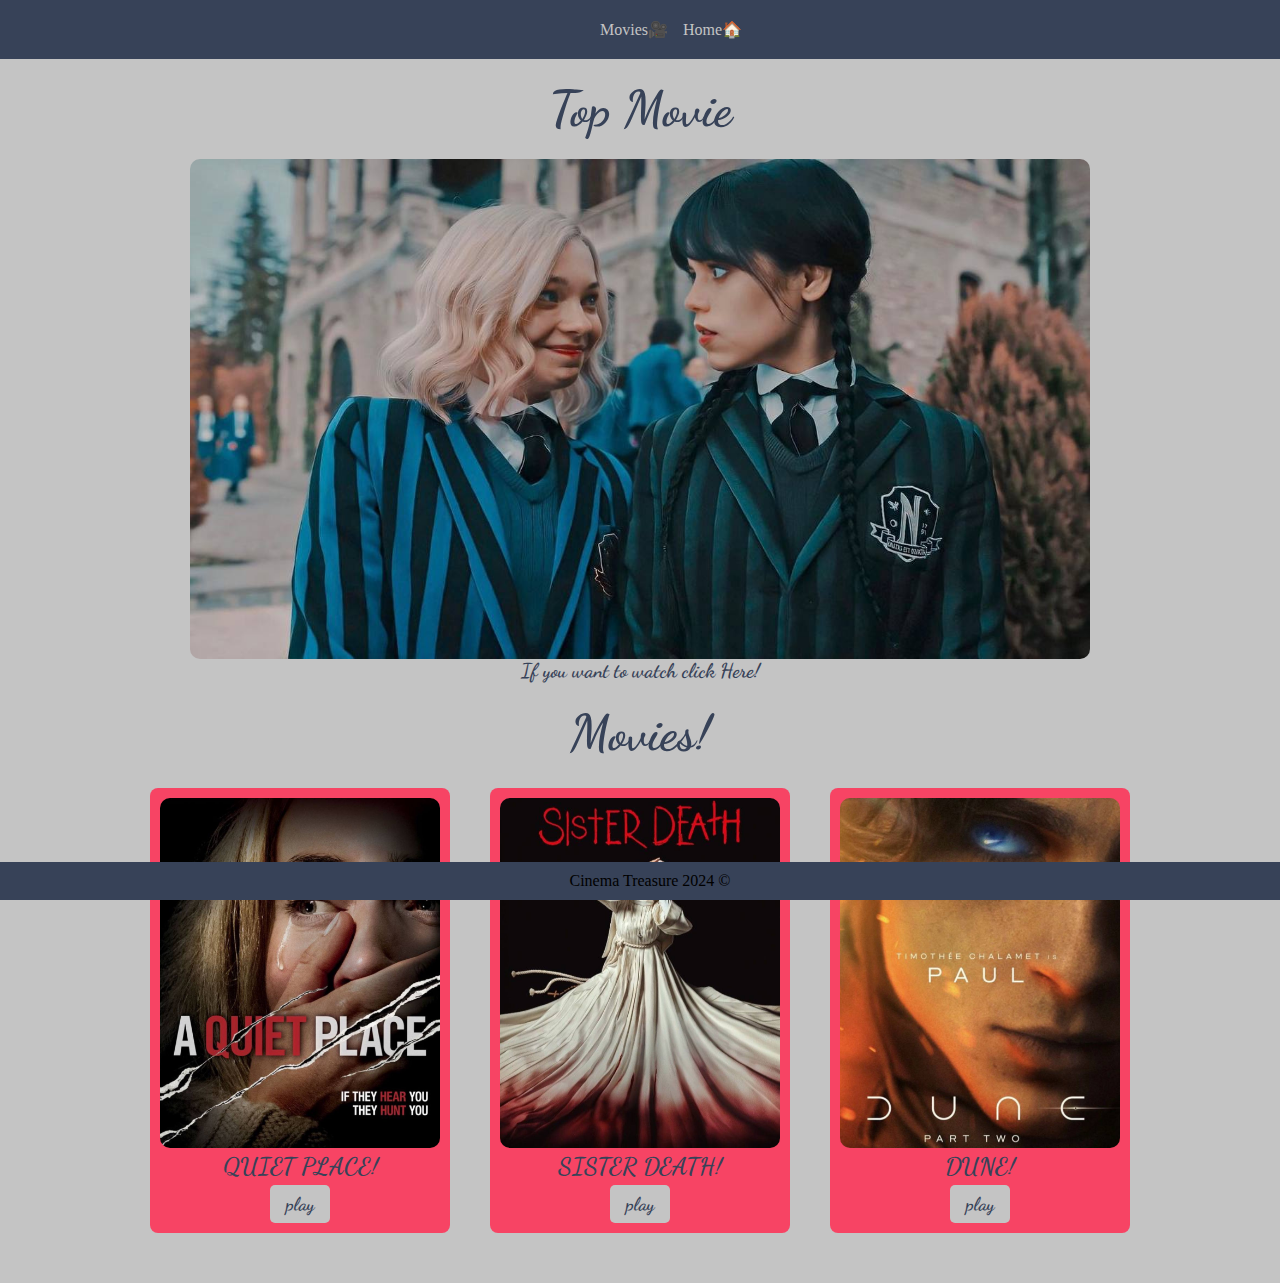
<file: index.html>
<html lang="en">
<head>
    <meta charset="UTF-8">
    <meta http-equiv="X-UA-Compatible" content="IE=edge">
    <meta name="viewport" content="width=device-width, initial-scale=1.0">
    <title>Cinema Treasure</title>
    <link rel="stylesheet icon" href="img/icon.jpg">
    <link rel="stylesheet" href="index.css">
    <link rel="stylesheet" href="https://cdnjs.cloudflare.com/ajax/libs/font-awesome/5.15.4/css/all.min.css">
    <link rel="preconnect" href="https://fonts.gstatic.com" crossorigin>
    <link href="https://fonts.googleapis.com/css2?family=Dancing+Script:wght@400..700&family=Ojuju:wght@680&family=Whisper&display=swap" rel="stylesheet">
</head>
<body>
    <div class="menu">
        <div> <a class="movie-home" href="movies.html">Movies🎥</a></div>
        <div> <a class="movie-home" href="index.html">Home🏠</a></div>
    </div>
    <h1 class="top-movie">Top Movie</h1>
    <img class="img-wed" src="img/wds.jpg" alt="wednesday_movie">
    <h3 class="wed-watch"><a href="movie-detail.html" > <strong>If you want to watch click Here!</strong></a></h3>
    <h1 class="top-movie">Movies!</h1>
    <div class="movie-list">
        <div class="movies">
            <div class="card">
                <img src="img/place.jpg" alt="sister Death">
                <h2>QUIET PLACE!</h2>
                <a href="https://youtu.be/WR7cc5t7tv8?si=PSjQsravHpcUpJEY"><h3>play</h3>
                <div class="play-btn">
                <i class="fa fa-play"></i>
                </div></a>
            </div>
        </div>
        <div class="movies">
            <div class="card">
                <img src="img/sister.jpg" alt="sister Death">
                <h2>SISTER DEATH!</h2>
                <a href="https://youtu.be/Ze6plKbzkY0?si=bIHbVlyDBqOL6guu"><h3>play</h3>
                <div class="play-btn">
                <i class="fa fa-play"></i>
                </div></a>
            </div>
        </div>
        <div class="movies">
            <div class="card">
                <img src="img/dun.jpg" alt="sister Death">
                <h2>DUNE!</h2>
                <a href="https://youtu.be/_YUzQa_1RCE?si=LTRyrt_5GIIgkIkh"><h3>play</h3>
                <div class="play-btn">
                <i class="fa fa-play"></i>
                </div></a>
            </div>
        </div>
    </div>
    <div class="footer">
        <footer>Cinema Treasure 2024 © </footer>
    </div>
</body>
</html>
</file>
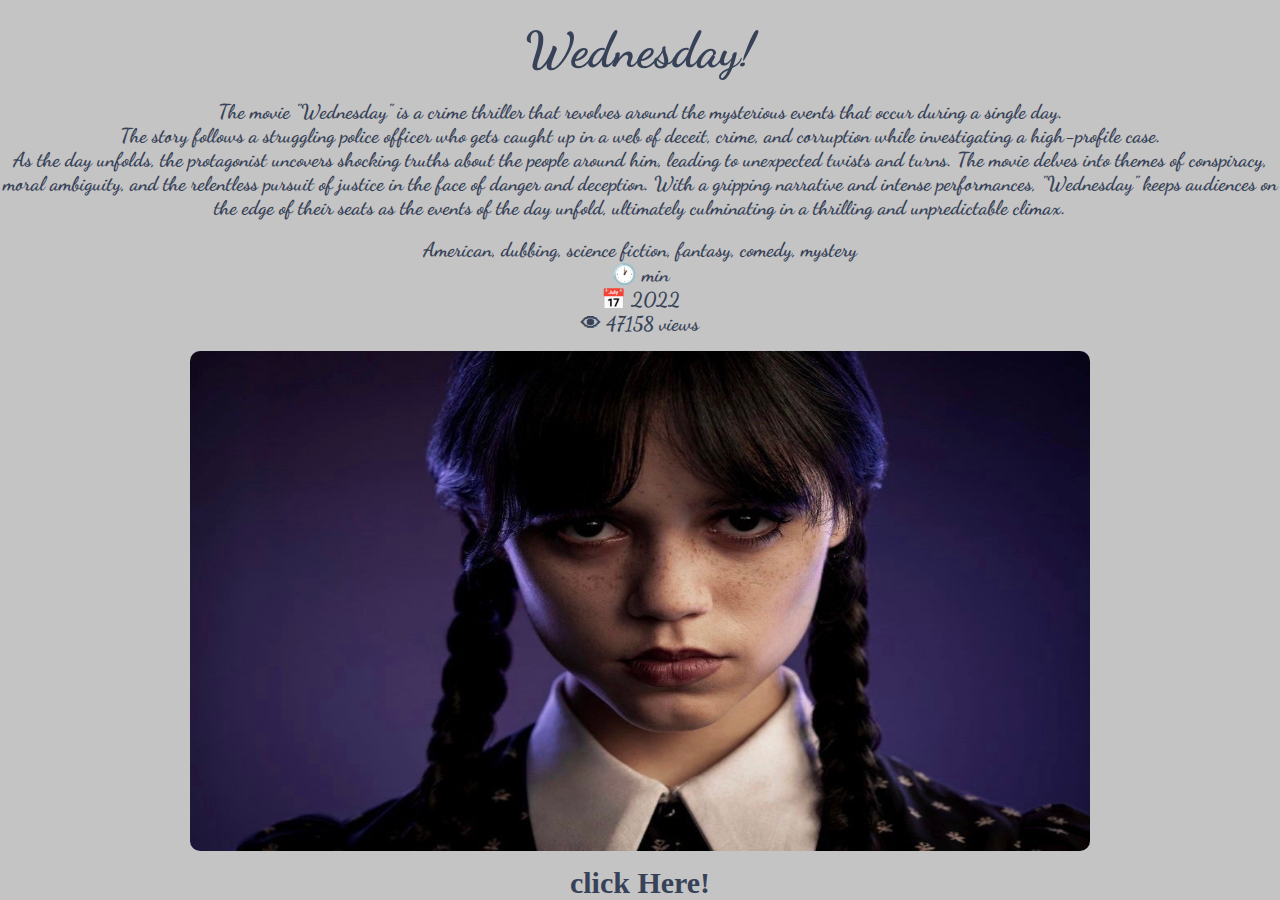
<file: movie-detail.html>
<html lang="en">
<head>
    <meta charset="UTF-8">
    <meta http-equiv="X-UA-Compatible" content="IE=edge">
    <meta name="viewport" content="width=device-width, initial-scale=1.0">
    <link rel="stylesheet" href="index.css">
    <title>movie detail</title>
    <link rel="stylesheet" href="https://cdnjs.cloudflare.com/ajax/libs/font-awesome/5.15.4/css/all.min.css">
    <link rel="preconnect" href="https://fonts.gstatic.com" crossorigin>
    <link href="https://fonts.googleapis.com/css2?family=Dancing+Script:wght@400..700&family=Ojuju:wght@680&family=Whisper&display=swap" rel="stylesheet">
    <style>
        .wednesday-detail{
            font-family: "Dancing Script", cursive;
            font-size: 20px;
            color: #374258;
        }
        h3 a{
            color: #374258;
            text-decoration: none;
            font-size: 30px;
        }
        img{
            margin-top: 15px;
            margin-bottom:15px;
        }
    </style>
</head>
<body>
    <h1 class="top-movie">Wednesday!</h1>
    <h4 class="wednesday-detail">The movie "Wednesday" is a crime thriller that revolves around the 
        mysterious events that occur during a single day. <br> The story follows a struggling
        police officer who gets caught up in a web of deceit, crime, and corruption while 
        investigating a high-profile case.<br> As the day unfolds, the protagonist uncovers 
        shocking truths about the people around him,  leading to unexpected twists and turns.
        The movie delves into themes of conspiracy, <br> moral ambiguity, and the relentless pursuit
        of justice in the face of danger and deception. With a gripping narrative and intense performances,
        "Wednesday" keeps audiences on the edge of their seats as the events of the day unfold, ultimately
        culminating in a thrilling and unpredictable climax.</h4><br>
        <h2 class="wednesday-detail">American, dubbing, science fiction, fantasy, comedy, mystery</h2>
        <h2 class="wednesday-detail">🕐 min</h2>
        <h2 class="wednesday-detail">📅 2022</h2>
        <h2 class="wednesday-detail">👁 47158 views</h2>
        <img class="img-wed "  src="img/detaill.jpg" alt="wednesday">
        <h3><a class="wedlink" href="https://youtube.com/playlist?list=PLDN9kqUnOYw0W95DQAd8RslFWv55Kcsj8&si=zeaGDKoGA
            ybdgbMF">click Here!</a></h3> 
</body>
</html>
</file>
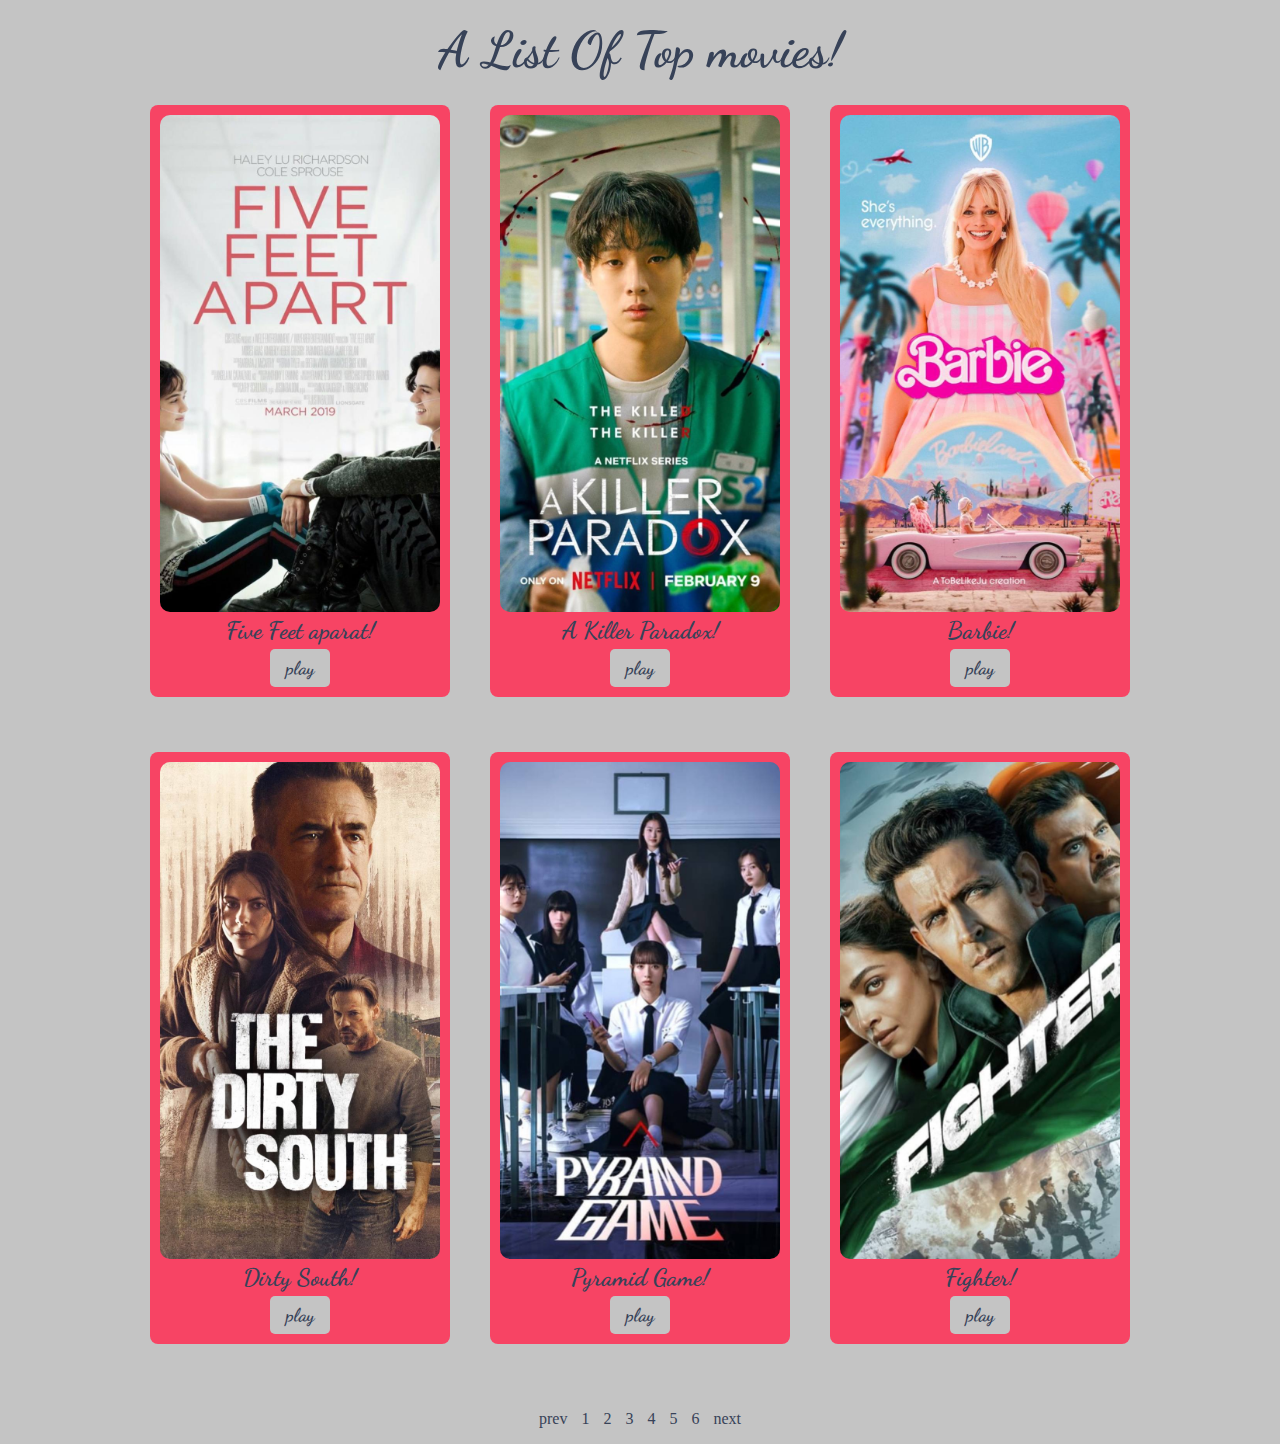
<file: movies.html>
<html lang="en">
<head>
    <meta charset="UTF-8">
    <meta http-equiv="X-UA-Compatible" content="IE=edge">
    <meta name="viewport" content="width=device-width, initial-scale=1.0">
    <title>movie details</title>
    <link rel="stylesheet icon" href="img/icon.jpg">
    <link rel="stylesheet" href="index.css">
    <link rel="stylesheet" href="https://cdnjs.cloudflare.com/ajax/libs/font-awesome/5.15.4/css/all.min.css">
    <link rel="preconnect" href="https://fonts.gstatic.com" crossorigin>
    <link href="https://fonts.googleapis.com/css2?family=Dancing+Script:wght@400..700&family=Ojuju:wght@680&family=Whisper&display=swap" rel="stylesheet">
</head>
<body>
    <h1 class="top-movie">A List Of Top movies!</h1>
    <div class="movie-list">
        <div class="movies">
            <div class="card">
                <img src="img/fivefeet.jpg" alt="sister Death">
                <h2>Five Feet aparat!</h2>
                <a href="https://youtu.be/XtgCqMZofqM?si=u3rSIAnzVgwNYR3L"><h3>play</h3>
                <div class="play-btn">
                <i class="fa fa-play"></i>
                </div></a>
            </div>
        </div>
        <div class="movies">
            <div class="card">
                <img src="img/killer.jpg" alt="sister Death">
                <h2>A Killer Paradox!</h2>
                <a href="https://youtu.be/X2rXQ0rEfPI?si=YKdUMnACaC1GiOv0"><h3>play</h3>
                <div class="play-btn">
                <i class="fa fa-play"></i>
                </div></a>
            </div>
        </div>
        <div class="movies">
            <div class="card">
                <img src="img/BARBIE.jpg" alt="sister Death">
                <h2>Barbie!</h2>
                <a href="https://youtu.be/pBk4NYhWNMM?si=Zzcaq4n8Brav_8ms"><h3>play</h3>
                <div class="play-btn">
                <i class="fa fa-play"></i>
                </div></a>
            </div>
        </div>
    </div>
    <div class="movie-list">
        <div class="movies">
            <div class="card">
                <img src="img/dirty.jpg" alt="sister Death">
                <h2>Dirty South!</h2>
                <a href="https://youtu.be/hin7Q8ZBT7A?si=Z-1ufE5_VEFD4BJF"><h3>play</h3>
                <div class="play-btn">
                <i class="fa fa-play"></i>
                </div></a>
            </div>
        </div>
        <div class="movies">
            <div class="card">
                <img src="img/game.jpg" alt="sister Death">
                <h2>Pyramid Game!</h2>
                <a href="https://youtu.be/Bs618ig3iLc?si=Y5YcUBcZPnDntGtO"><h3>play</h3>
                <div class="play-btn">
                <i class="fa fa-play"></i>
                </div></a>
            </div>
        </div>
        <div class="movies">
            <div class="card">
                <img src="img/fighter.jpg" alt="sister Death">
                <h2>Fighter!</h2>
                <a href="https://youtu.be/GJ-wYUcp8Dg?si=mXYna7UoOkJxFTRj"><h3>play</h3>
                <div class="play-btn">
                <i class="fa fa-play"></i>
                </div></a>
            </div>
        </div>
    </div>
    <div class="page">
        <ul>
            <li><a href="#" class="prev">prev</a></li>
            <li class="pagenumber active"><a href="#">1</a></li>
            <li class="pagenumber"><a href="#">2</a></li>
            <li class="pagenumber"><a href="#">3</a></li>
            <li class="pagenumber"><a href="#">4</a></li>
            <li class="pagenumber"><a href="#">5</a></li>
            <li class="pagenumber"><a href="#">6</a></li>
            <li><a href="#" class="next">next</a></li>
        </ul>
    </div>
</body>
</html>
</file>
<file: index.css>
*{
    margin: 0;
    padding: 0;
}
body{
    background-color: #c4c4c4;
    text-align: center;
}
.menu{
    background-color: #374258;
    display: flex;
    gap: 15px;
    padding: 20px;
    padding-left: 600px;
}
.menu a{
    text-decoration:none;
    color: #c4c4c4;
}
.movie-home:hover{
    color: #6a7285;
}
.top-movie{
    display: flex;
    justify-content: center;
    padding: 20px;
    font-family: "Dancing Script", cursive;
    font-size: 50px;
    color: #374258;
}
.img-wed{
    border-radius: 10px;
    text-align: center;
    height:500px;
    width:900px;
}
p{
    padding: 10px;
    color: #374258;
}
.wed-watch a{
    text-decoration: none;
    color: #374258;
    font-family: "Dancing Script", cursive;
    font-size: 20px;
}
.movie-list{
    display: flex;
    justify-content: center;
    color: #374258;
    flex-wrap: wrap;
}
.movies{
    width: 300px;
    background-color: #f74464;
    border-radius: 8px;
    overflow: hidden;
    overscroll-behavior-x: 0px 2px 4px rgb(255, 255, 255);
    margin: 20px;
    margin-top: 5px;
    margin-bottom: 50px;
}
.card{
    padding: 13px;
    font-family: "Dancing Script", cursive;
    padding:10px;
    overscroll-behavior-x: 0px 2px 4px rgb(255, 255, 255);
    position: relative;
    width: 280px;
}
.movies:hover{
    border-radius: 1px;
    transform: scale(1.1);

   
}
.card img{
    width: 100%;
    height: auto;
    border-radius: 10px;
}
.card a{
    text-decoration: none;
    color: #374258;
    background-color: #c4c4c4;
    display: inline-block;
    padding: 8px 16px;
    border-radius: 5px;
}
.card h2{
    padding: 4px;
    color: #374258;
    font-family: "Dancing Script", cursive;
    
}
.play-btn{
    color: #374258;
    background-color: #f74464;
    border-radius: 8px;
    width: 45px;
    height: 45px;
    position: absolute;
    left: 0px;
    right: 0px;
    top:0px;
    bottom: 0px;
    margin: auto;
    text-align: center;
    opacity: 0;
    transition: 0.6s;
}
.fa-play{
    position: relative;
    top: 0.8rem;
    left: 0.1rem;
}
.play-btn:hover{
    opacity: 2;
}
.page a{
 text-decoration: none;
 color: #374258;
 border-radius: 50%;
 display: block;
 border: #374258;
}
ul li{
    list-style-type: none;
    margin: 0 5px;
    display: inline-block;
    line-height: 50px;
}
ul li .pagenumber{
    width: 50px;
    height: 50px;
    line-height: 50px;
    text-align: center;
}
.page a:hover{
    color: #f74464;
}
.footer{
    background-color:#374258;
    margin-top: 10px;
    padding: 10px;
    bottom: 0;
    position: fixed;
    width: 100%;
    margin-top: auto;
}
</file>
